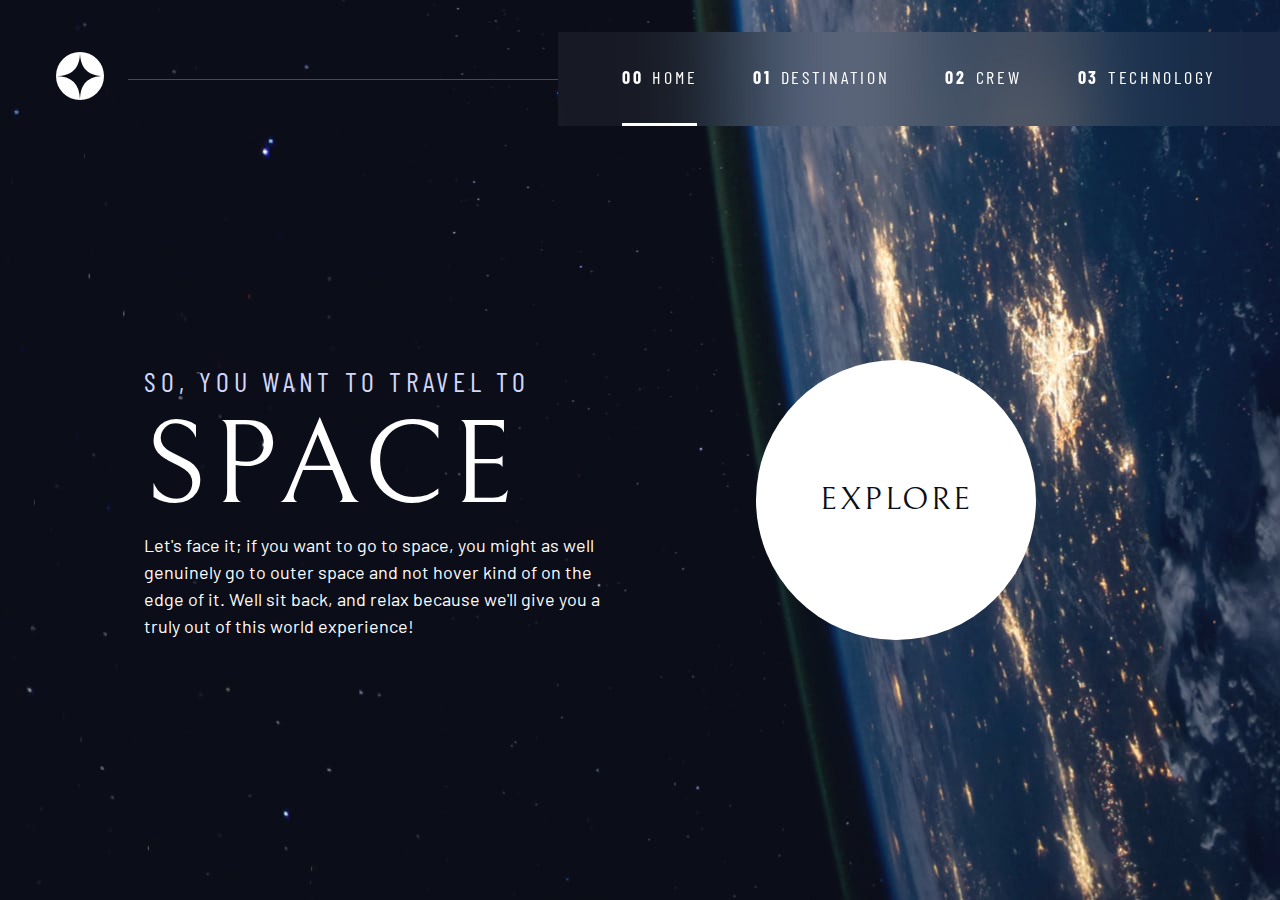
<file: index.html>
<!DOCTYPE html>
<html lang="en">

<head>
	<meta charset="UTF-8">
	<meta http-equiv="X-UA-Compatible" content="IE=edge">
	<meta name="viewport" content="width=device-width, initial-scale=1.0">
	<title>Space Travel</title>
	<link rel="stylesheet" href="style.css">
	<link rel="preconnect" href="https://fonts.googleapis.com">
	<link rel="preconnect" href="https://fonts.gstatic.com" crossorigin>
	<link
		href="https://fonts.googleapis.com/css2?family=Barlow+Condensed:wght@400;700&family=Bellefair&family=Barlow:wght@400;700&display=swap"
		rel="stylesheet">

	<script src="navigation.js" defer></script>
	<script src="tabs.js" defer></script>
</head>

<body class="home">
	<a class="skip-to-content" href="#main">Skip to content</a>
	<header class="primary-header flex">
		<div>
			<img class="logo" src="assets/shared/logo.svg" alt="space travel logo">
		</div>
		<button class="mobile-nav-toggle" aria-controls="primary-navigation"><span class="sr-only"
				aria-expanded="false">Menu</span></button>
		<nav>
			<ul id="primary-navigation" data-visible="false" class="primary-navigation underline-indicators flex">
				<li class="active"><a class="ff-sans-cond uppercase text-white letter-spacing-2"
						href="index.html"><span aria-hidden="true">00</span>Home</a></li>
				<li><a class="ff-sans-cond uppercase text-white letter-spacing-2"
						href="destination.html"><span aria-hidden="true">01</span>Destination</a></li>
				<li><a class="ff-sans-cond uppercase text-white letter-spacing-2"
						href="crew.html"><span aria-hidden="true">02</span>Crew</a></li>
				<li><a class="ff-sans-cond uppercase text-white letter-spacing-2"
						href="technology.html"><span aria-hidden="true">03</span>Technology</a></li>
			</ul>
		</nav>
		<!-- ::after is here -->
	</header>

		<main id="main" class="grid-container grid-container--home">
			<div>
				<h1 class="text-accent fs-500 ff-sans-cond uppercase letter-spacing-1">
					So, you want to travel to
					<span class=" d-block fs-900 ff-serif text-white">Space</span>
				</h1>
				<p>
					Let's face it; if you want to go to space, you might as well genuinely go to
					outer space and not hover kind of on the edge of it. Well sit back, and relax
					because we'll give you a truly out of this world experience!
				</p>
			</div>
			<div>
				<a class="large-button bg-white ff-serif text-dark letter-spacing-3 uppercase" href="destination.html">Explore</a>
			</div>
		</main>

</body>

</html>
</file>
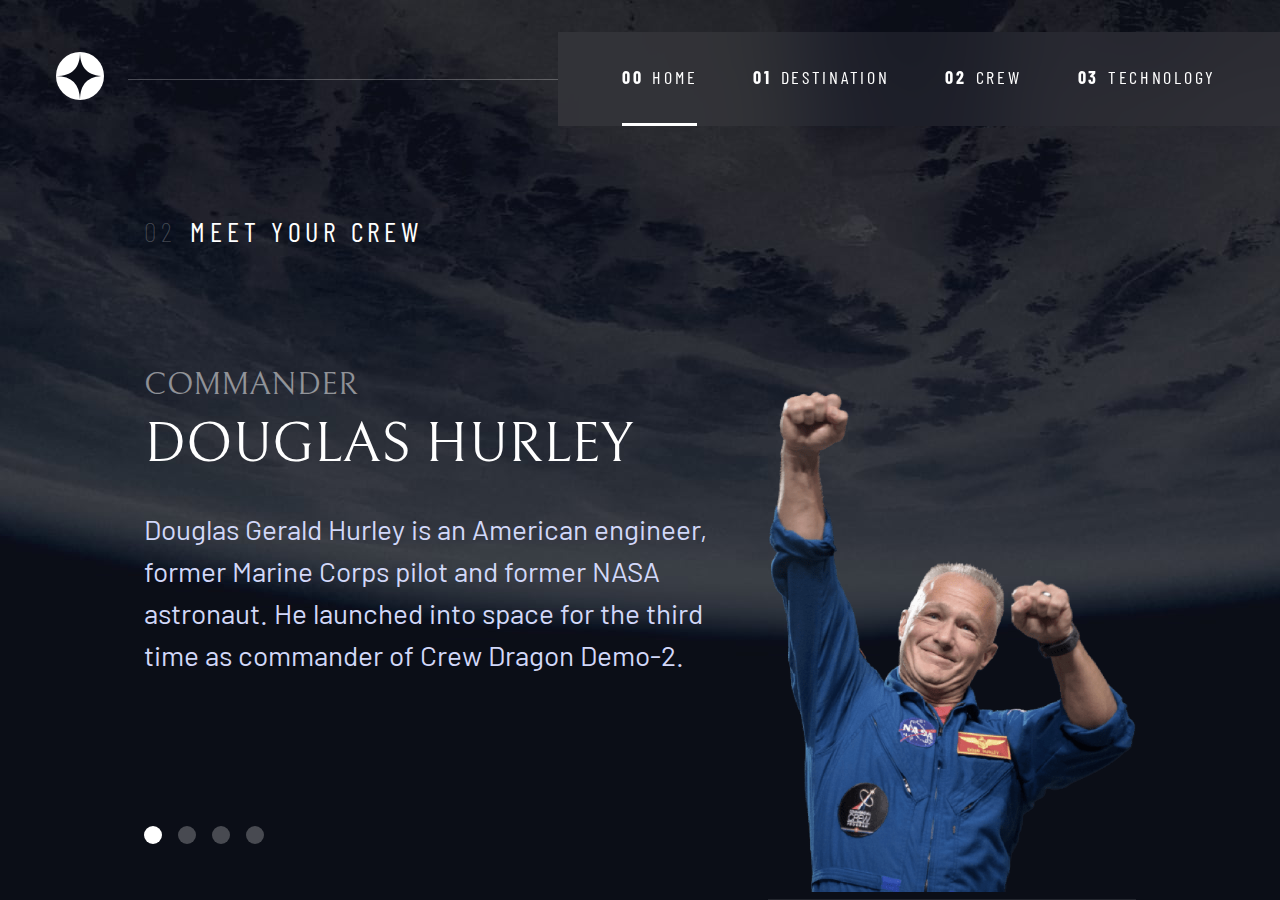
<file: crew-commander.html>
<!DOCTYPE html>
<html lang="en">

<head>
	<meta charset="UTF-8">
	<meta http-equiv="X-UA-Compatible" content="IE=edge">
	<meta name="viewport" content="width=device-width, initial-scale=1.0">
	<title>Space Travel</title>
	<link rel="stylesheet" href="style.css">
	<link rel="preconnect" href="https://fonts.googleapis.com">
	<link rel="preconnect" href="https://fonts.gstatic.com" crossorigin>
	<link
		href="https://fonts.googleapis.com/css2?family=Barlow+Condensed:wght@400;700&family=Bellefair&family=Barlow:wght@400;700&display=swap"
		rel="stylesheet">
</head>

<body class="crew">
	<a class="skip-to-content" href="#main">Skip to content</a>
	<header class="primary-header flex">
		<div>
			<img class="logo" src="assets/shared/logo.svg" alt="space travel logo">
		</div>
		<button class="mobile-nav-toggle" aria-controls="primary-navigation"><span class="sr-only"
				aria-expanded="false">Menu</span></button>
		<nav>
			<ul id="primary-navigation" data-visible="false" class="primary-navigation underline-indicators flex">
				<li class="active"><a class="ff-sans-cond uppercase text-white letter-spacing-2" href="index.html"><span
							aria-hidden="true">00</span>Home</a></li>
				<li><a class="ff-sans-cond uppercase text-white letter-spacing-2" href="destination.html"><span
							aria-hidden="true">01</span>Destination</a></li>
				<li><a class="ff-sans-cond uppercase text-white letter-spacing-2" href="crew.html"><span
							aria-hidden="true">02</span>Crew</a></li>
				<li><a class="ff-sans-cond uppercase text-white letter-spacing-2" href="technology.html"><span
							aria-hidden="true">03</span>Technology</a></li>
			</ul>
		</nav>
		<!-- ::after is here -->
	</header>

	<main id="main" class="grid-container grid-container--crew flow">
		<h1 class="numbered-title"><span aria-hidden="true">02</span>Meet your crew</h1>

		<div class="dot-indicators flex">
			<button aria-selected="true"><span class="sr-only">The commander</span></button>
			<button aria-selected="false"><span class="sr-only">The mission specialist</span></button>
			<button aria-selected="false"><span class="sr-only">The pilot</span></button>
			<button aria-selected="false"><span class="sr-only">The crew engineer</span></button>
		</div>

		<article class="crew-details flow">
			<header class="flow flow--space-small">
				<h2 class="ff-serif fs-600 uppercase">Commander</h2>
				<p class="ff-serif fs-700 uppercase">Douglas Hurley</p>
			</header>
			<p class="text-accent fs-500">Douglas Gerald Hurley is an American engineer, former Marine Corps pilot
				and former NASA astronaut. He launched into space for the third time as
				commander of Crew Dragon Demo-2.</p>
		</article>
		<picture>
			<source srcset="assets/crew/image-douglas-hurley.webp" type="img/webp">
			<img src="assets/crew/image-douglas-hurley.png" alt="Douglas Hurley">
		</picture>
	</main>

	<script src="app.js"></script>
</body>
</file>
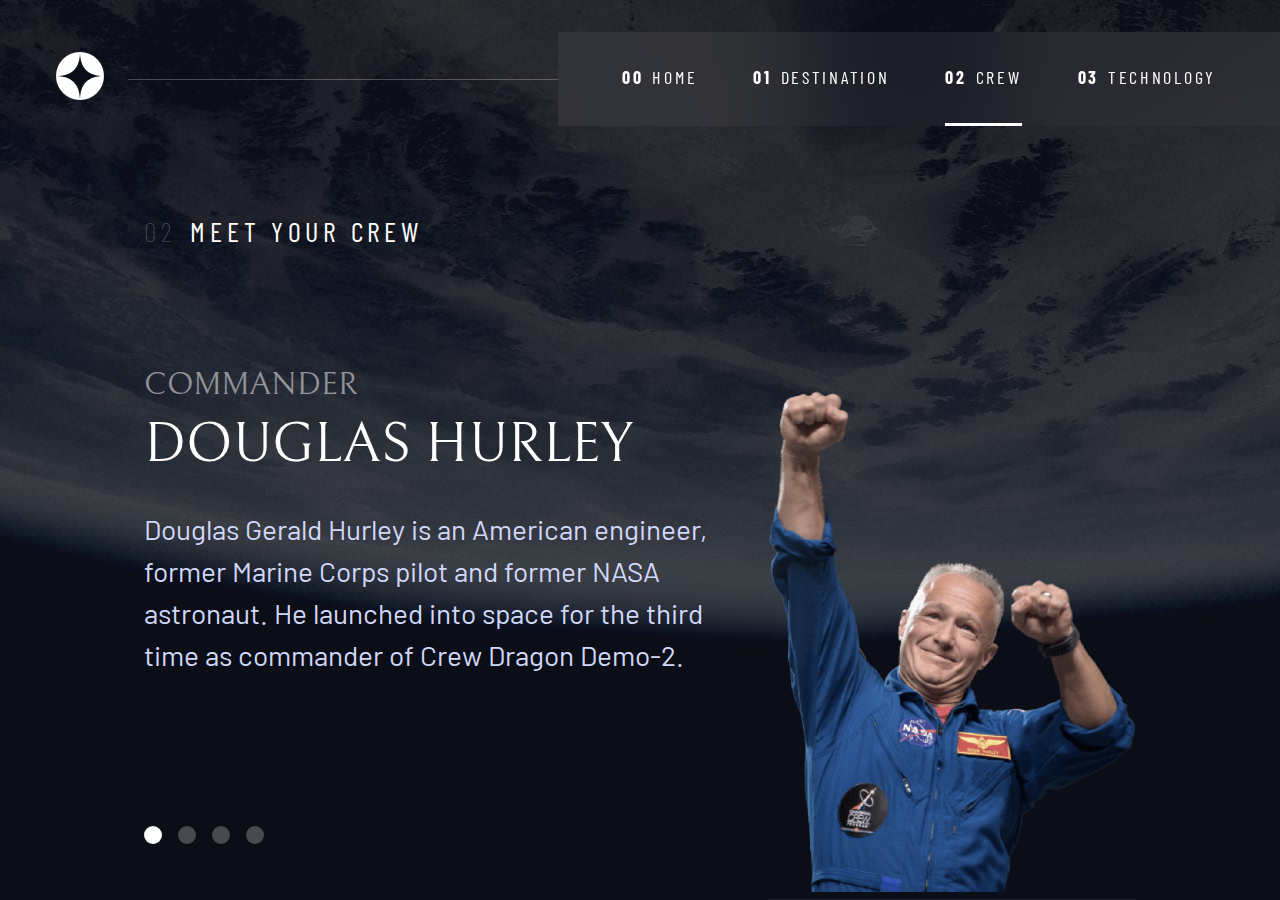
<file: crew.html>
<!DOCTYPE html>
<html lang="en">

<head>
	<meta charset="UTF-8">
	<meta http-equiv="X-UA-Compatible" content="IE=edge">
	<meta name="viewport" content="width=device-width, initial-scale=1.0">
	<title>Space Travel</title>
	<link rel="stylesheet" href="style.css">
	<link rel="preconnect" href="https://fonts.googleapis.com">
	<link rel="preconnect" href="https://fonts.gstatic.com" crossorigin>
	<link
		href="https://fonts.googleapis.com/css2?family=Barlow+Condensed:wght@400;700&family=Bellefair&family=Barlow:wght@400;700&display=swap"
		rel="stylesheet">
	<script src="navigation.js" defer></script>
	<script src="tabs.js" defer></script>
</head>

<body class="crew">
	<a class="skip-to-content" href="#main">Skip to content</a>
	<header class="primary-header flex">
		<div>
			<img class="logo" src="assets/shared/logo.svg" alt="space travel logo">
		</div>
		<button class="mobile-nav-toggle" aria-controls="primary-navigation"><span class="sr-only"
				aria-expanded="false">Menu</span></button>
		<nav>
			<ul id="primary-navigation" data-visible="false" class="primary-navigation underline-indicators flex">
				<li><a class="ff-sans-cond uppercase text-white letter-spacing-2" href="index.html"><span
							aria-hidden="true">00</span>Home</a></li>
				<li><a class="ff-sans-cond uppercase text-white letter-spacing-2" href="destination.html"><span
							aria-hidden="true">01</span>Destination</a></li>
				<li class="active"><a class="ff-sans-cond uppercase text-white letter-spacing-2" href="crew.html"><span
							aria-hidden="true">02</span>Crew</a></li>
				<li><a class="ff-sans-cond uppercase text-white letter-spacing-2" href="technology.html"><span
							aria-hidden="true">03</span>Technology</a></li>
			</ul>
		</nav>
		<!-- ::after is here -->
	</header>

	<main id="main" class="grid-container grid-container--crew flow">
		<h1 class="numbered-title"><span aria-hidden="true">02</span>Meet your crew</h1>

		<div class="dot-indicators flex" role="tablist" aria-label="crew memeber list">
			<button aria-selected="true" aria-controls="commander-tab" role="tab" data-image="commander-image"
				tabindex="0"><span class="sr-only">The commander</span></button>
			<button aria-selected="false" aria-controls="mission-tab" role="tab" data-image="mission-image"
				tabindex="-1"><span class="sr-only">The mission specialist</span></button>
			<button aria-selected="false" aria-controls="pilot-tab" role="tab" data-image="pilot-image"
				tabindex="-1"><span class="sr-only">The pilot</span></button>
			<button aria-selected="false" aria-controls="crew-tab" role="tab" data-image="crew-image"
				tabindex="-1"><span class="sr-only">The crew engineer</span></button>
		</div>
		<!-- commander -->
		<article class="crew-details flow" id="commander-tab" role="tabpanel" tabindex="0">
			<header class="flow flow--space-small">
				<h2 class="ff-serif fs-600 uppercase">Commander</h2>
				<p class="ff-serif fs-700 uppercase">Douglas Hurley</p>
			</header>
			<p class="text-accent fs-500">Douglas Gerald Hurley is an American engineer, former Marine Corps pilot
				and former NASA astronaut. He launched into space for the third time as
				commander of Crew Dragon Demo-2.</p>
		</article>
		<!-- mission specialist -->
		<article hidden class="crew-details flow" id="mission-tab" role="tabpanel" tabindex="0">
			<header class="flow flow--space-small">
				<h2 class="fs-600 ff-serif uppercase">Mission Specialist</h2>
				<p class="fs-700 uppercase ff-serif">Mark SHuttleworth</p>
			</header>
			<p>Mark Richard Shuttleworth is the founder and CEO of Canonical, the company behind
				the Linux-based Ubuntu operating system. Shuttleworth became the first South
				African to travel to space as a space tourist.</p>
		</article>

		<!-- pilot -->
		<article hidden class="crew-details flow" id="pilot-tab" role="tabpanel" tabindex="0">
			<header class="flow flow--space-small">
				<h2 class="fs-600 ff-serif uppercase">Pilot</h2>
				<p class="fs-700 uppercase ff-serif">Victor Glover</p>
			</header>
			<p>Pilot on the first operational flight of the SpaceX Crew Dragon to the
				International Space Station. Glover is a commander in the U.S. Navy where
				he pilots an F/A-18.He was a crew member of Expedition 64, and served as a
				station systems flight engineer.</p>
		</article>

		<!-- engineer -->
		<article hidden class="crew-details flow" id="crew-tab" role="tabpanel" tabindex="0">
			<header class="flow flow--space-small">
				<h2 class="fs-600 ff-serif uppercase">Flight Engineer</h2>
				<p class="fs-700 uppercase ff-serif">Anousheh Ansari</p>
			</header>
			<p>Anousheh Ansari is an Iranian American engineer and co-founder of Prodea Systems.
				Ansari was the fourth self-funded space tourist, the first self-funded woman to
				fly to the ISS, and the first Iranian in space.</p>
		</article>


		<picture>
			<img  id="commander-image" src="assets/crew/image-douglas-hurley.png" alt="Douglas Hurley">
		</picture>
		<picture>
			<img hidden id="mission-image" src="assets/crew/image-mark-shuttleworth.png" alt="Mark Shuttleworth">
		</picture>
		<picture>
			<img hidden id="pilot-image" src="assets/crew/image-victor-glover.png" alt="Victor Glover">
		</picture>
		<picture>
			<img hidden id="crew-image" src="assets/crew/image-anousheh-ansari.png" alt="Anousheh Ansari">
		</picture>
	</main>

</body>
</file>
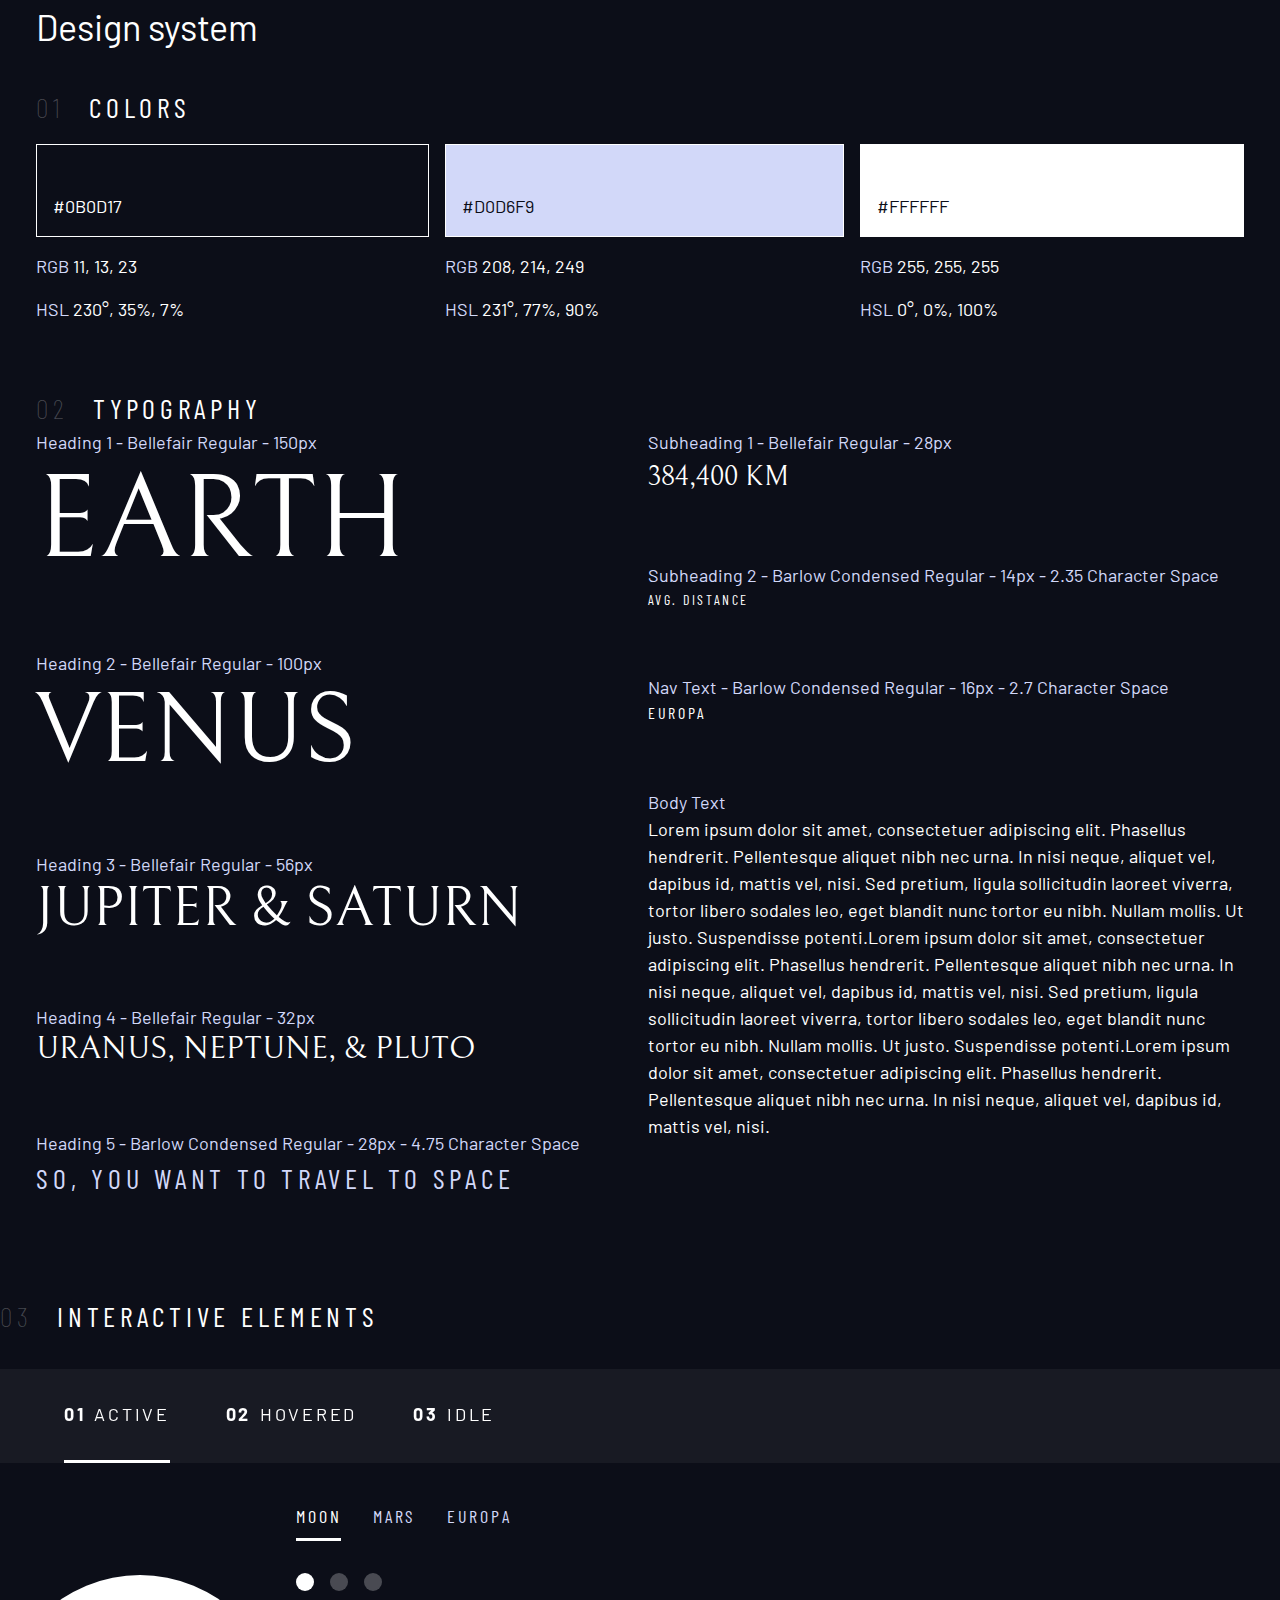
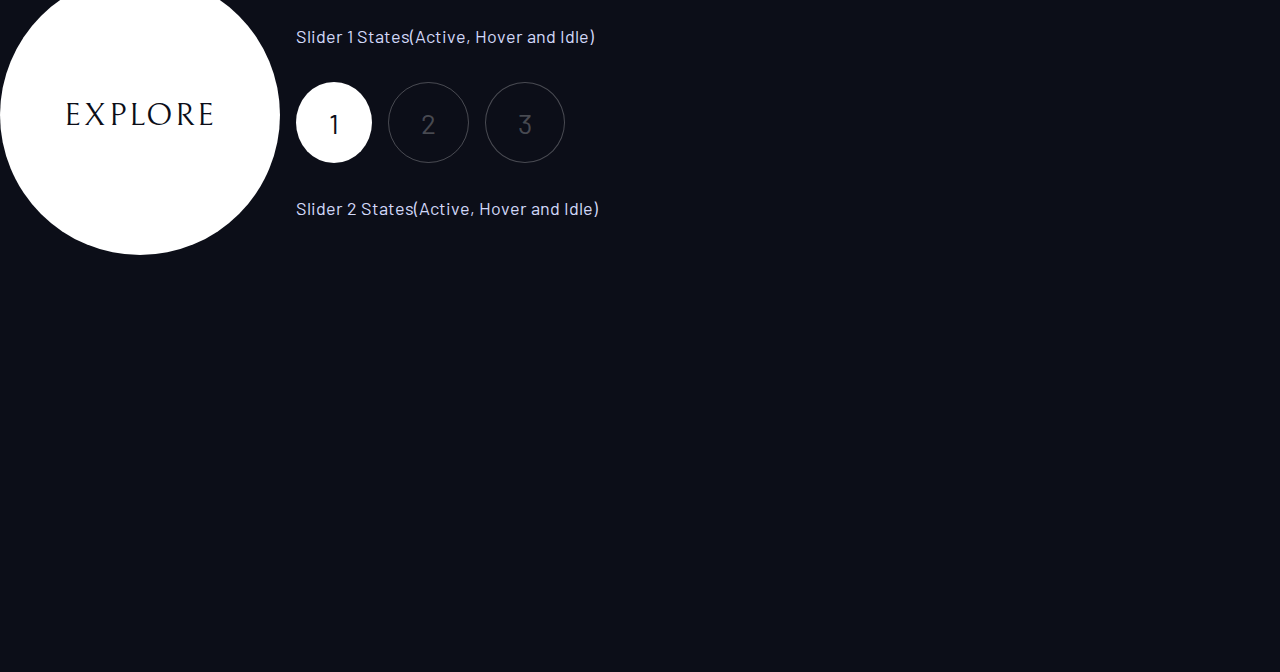
<file: design-system.html>
<html>

<head>
	<link rel="stylesheet" href="style.css">
	<link
		href="https://fonts.googleapis.com/css2?family=Barlow+Condensed:wght@400;700&family=Bellefair&family=Barlow:wght@400;700&display=swap"
		rel="stylesheet">
	<title>Design system</title>
	<style>

	</style>
</head>

<body>
	<div class="container">
		<h1>Design system</h1>

		<section id="colors">
			<h2 class="numbered-title" style="margin-bottom: 1rem;"><span>01</span> colors</h2>
			<div class="flex"">
				<div class=" flow" style="--flow-space: 1rem; flex-grow: 1;">
				<div class="bg-dark text-white" style="padding: 3rem 1rem 1rem; border: 1px solid white">#0B0D17
				</div>
				<p><span class="text-accent">RGB</span> 11, 13, 23</p>
				<p><span class="text-accent">HSL</span> 230°, 35%, 7%</p>
			</div>
			<div class="flow" style="--flow-space: 1rem; flex-grow: 1;">
				<div class="bg-accent text-dark" style="padding: 3rem 1rem 1rem; border: 1px solid white">#D0D6F9
				</div>
				<p><span class="text-accent">RGB</span> 208, 214, 249</p>
				<p><span class="text-accent">HSL</span> 231°, 77%, 90%</p>
			</div>
			<div class="flow" style="--flow-space: 1rem; flex-grow: 1; ">
				<div class="bg-white text-dark" style="padding: 3rem 1rem 1rem; border: 1px solid white;">#FFFFFF
				</div>
				<p><span class="text-accent">RGB</span> 255, 255, 255</p>
				<p><span class="text-accent">HSL</span> 0°, 0%, 100%</p>
			</div>
	</div>
	</section>

	<section id="typography" style="margin: 4rem 0">
		<h2 class="numbered-title"><span>02 </span>Typography</h2>
		<div class="flex">
			<div class="flow" style="flex-basis: 100%; --flow-space: 4rem;">
				<div>
					<p class="text-accent">Heading 1 - Bellefair Regular - 150px</p>
					<p class="fs-900 uppercase ff-serif">Earth</p>
				</div>
				<div>
					<p class="text-accent">Heading 2 - Bellefair Regular - 100px</p>
					<p class="fs-800 uppercase ff-serif">Venus</p>
				</div>
				<div>
					<p class="text-accent">Heading 3 - Bellefair Regular - 56px</p>
					<p class="fs-700 uppercase ff-serif">Jupiter & Saturn</p>
				</div>
				<div>
					<p class="text-accent">Heading 4 - Bellefair Regular - 32px</p>
					<p class="fs-600 uppercase ff-serif">Uranus, Neptune, & Pluto</p>
				</div>
				<div>
					<p class="text-accent">Heading 5 - Barlow Condensed Regular - 28px - 4.75 Character Space</p>
					<p class="text-accent fs-500 uppercase ff-sans-cond letter-spacing-1">So, you want to travel to
						space</p>
				</div>

			</div>

			<div class="flow" style="flex-basis: 100%; --flow-space: 4rem;">
				<div>
					<p class="text-accent">Subheading 1 - Bellefair Regular - 28px</p>
					<p class="fs-500 ff-serif uppercase">384,400 km</p>
				</div>
				<div>
					<p class="text-accent">Subheading 2 - Barlow Condensed Regular - 14px - 2.35 Character Space</p>
					<p class="fs-200 uppercase ff-sans-cond letter-spacing-3">Avg. Distance</p>
				</div>
				<div>
					<p class="text-accent">Nav Text - Barlow Condensed Regular - 16px - 2.7 Character Space</p>
					<p class="fs-300 uppercase ff-sans-cond letter-spacing-2">Europa</p>
				</div>
				<div>
					<p class="text-accent">Body Text</p>
					<p>Lorem ipsum dolor sit amet, consectetuer adipiscing elit. Phasellus hendrerit. Pellentesque
						aliquet nibh nec urna. In nisi neque, aliquet vel, dapibus id, mattis vel, nisi. Sed
						pretium, ligula sollicitudin laoreet viverra, tortor libero sodales leo, eget blandit nunc
						tortor eu nibh. Nullam mollis. Ut justo. Suspendisse potenti.Lorem ipsum dolor sit amet,
						consectetuer adipiscing elit. Phasellus hendrerit. Pellentesque aliquet nibh nec urna. In
						nisi neque, aliquet vel, dapibus id, mattis vel, nisi. Sed pretium, ligula sollicitudin
						laoreet viverra, tortor libero sodales leo, eget blandit nunc tortor eu nibh. Nullam mollis.
						Ut justo. Suspendisse potenti.Lorem ipsum dolor sit amet, consectetuer adipiscing elit.
						Phasellus hendrerit. Pellentesque aliquet nibh nec urna. In nisi neque, aliquet vel, dapibus
						id, mattis vel, nisi. </p>
				</div>
			</div>
		</div>
	</section>
	</div>
	<!-- interactive elements -->
	<section class="flow" id="interactive-elements">
		<h2 class="numbered-title"><span>03</span> Interactive elements</h2>

		<!-- navigation -->
		<div>
			<nav>
				<ul class="primary-navigation underline-indicators flex">
					<li class="active"><a class="uppercase text-white letter-spacing-2" href="#"><span>01</span>Active</a></li>
					<li><a class="uppercase text-white letter-spacing-2" href="#"><span>02</span>Hovered</a></li>
					<li><a class="uppercase text-white letter-spacing-2" href="#"><span>03</span>Idle</a></li>
				</ul>
			</nav>
		</div>

		<div class="flex">
			<div style="margin-top: 5rem;">
				<!-- explore button -->
				<a class="large-button bg-white ff-serif fs-600 text-dark letter-spacing-3 uppercase"
					href="#">Explore</a>
			</div>

			<div class="flow" style="margin-bottom: 50vh; --flow-space: 2rem">
				<!-- Tabs -->
				<div class="tab-list underline-indicators flex">
					<button aria-selected="true" class="uppercase ff-sans-cond text-accent letter-spacing-2">Moon</button>
					<button aria-selected="false" class="uppercase ff-sans-cond text-accent letter-spacing-2">Mars</button>
					<button aria-selected="false" class="uppercase ff-sans-cond text-accent letter-spacing-2">Europa</button>
				</div>

				<!-- Dots -->
				<div class="dot-indicators flex">
					<button aria-selected="true"><span class="sr-only">Slide title</span></button>
					<button aria-selected="false"><span class="sr-only">Slide title</span></button>
					<button aria-selected="false"><span class="sr-only">Slide title</span></button>
				</div>
				<p class="text-accent">Slider 1 States(Active, Hover and Idle)</p>

				<!-- Numbers -->
				<div class="number-indicators flex">
					<button class="ff-sans-normal fs-500" aria-selected="true">1</button>
					<button class="ff-sans-normal fs-500" aria-selected="false">2</button>
					<button class="ff-sans-normal fs-500" aria-selected="false">3</button>
				</div>
				<p class="text-accent">Slider 2 States(Active, Hover and Idle)</p>
			</div>
		</div>

	</section>

	<script src="app.js"></script>
</body>

</html>
</file>
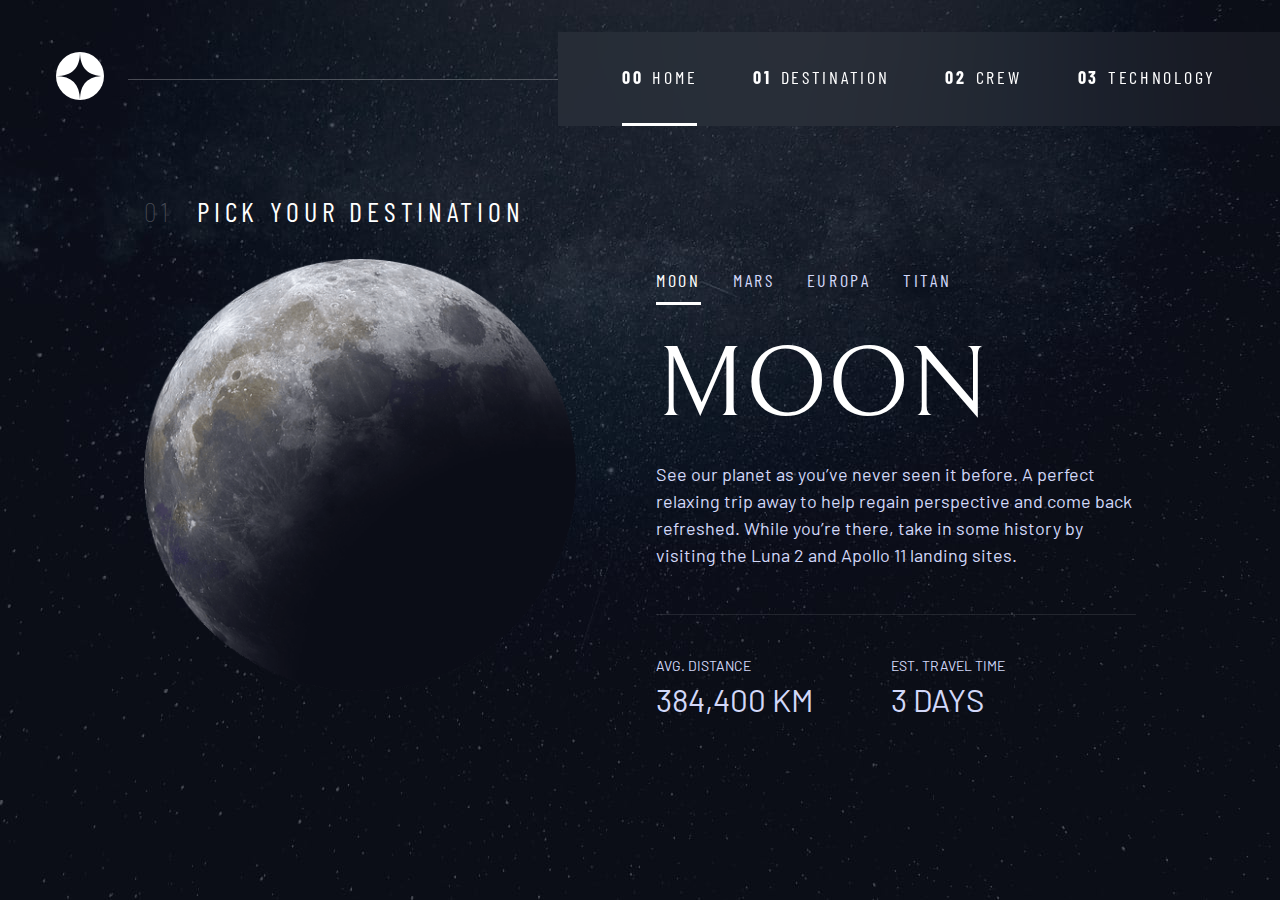
<file: destination-moon.html>
<!DOCTYPE html>
<html lang="en">

<head>
	<meta charset="UTF-8">
	<meta http-equiv="X-UA-Compatible" content="IE=edge">
	<meta name="viewport" content="width=device-width, initial-scale=1.0">
	<title>Space Travel</title>
	<link rel="stylesheet" href="style.css">
	<link rel="preconnect" href="https://fonts.googleapis.com">
	<link rel="preconnect" href="https://fonts.gstatic.com" crossorigin>
	<link
		href="https://fonts.googleapis.com/css2?family=Barlow+Condensed:wght@400;700&family=Bellefair&family=Barlow:wght@400;700&display=swap"
		rel="stylesheet">
</head>

<body class="destination">
	<a class="skip-to-content" href="#main">Skip to content</a>
	<header class="primary-header flex">
		<div>
			<img class="logo" src="assets/shared/logo.svg" alt="space travel logo">
		</div>
		<button class="mobile-nav-toggle" aria-controls="primary-navigation"><span class="sr-only"
				aria-expanded="false">Menu</span></button>
		<nav>
			<ul id="primary-navigation" data-visible="false" class="primary-navigation underline-indicators flex">
				<li class="active"><a class="ff-sans-cond uppercase text-white letter-spacing-2" href="index.html"><span
							aria-hidden="true">00</span>Home</a></li>
				<li><a class="ff-sans-cond uppercase text-white letter-spacing-2" href="destination.html"><span
							aria-hidden="true">01</span>Destination</a></li>
				<li><a class="ff-sans-cond uppercase text-white letter-spacing-2" href="crew.html"><span
							aria-hidden="true">02</span>Crew</a></li>
				<li><a class="ff-sans-cond uppercase text-white letter-spacing-2" href="technology.html"><span
							aria-hidden="true">03</span>Technology</a></li>
			</ul>
		</nav>
		<!-- ::after is here -->
	</header>
	<main id="main" class="grid-container grid-container--destination flow">
		<h1 class="numbered-title"><span aria-hidden="true">01</span> Pick your destination</h1>

		<picture>
			<source srcset="assets/destination/image-moon.webp" type="img/webp">
			<img src="assets/destination/image-moon.png" alt="the moon">
		</picture>
		<div class="tab-list underline-indicators flex">
			<button aria-selected="true" class="uppercase ff-sans-cond text-accent letter-spacing-2">Moon</button>
			<button aria-selected="false" class="uppercase ff-sans-cond text-accent letter-spacing-2">Mars</button>
			<button aria-selected="false" class="uppercase ff-sans-cond text-accent letter-spacing-2">Europa</button>
			<button aria-selected="false" class="uppercase ff-sans-cond text-accent letter-spacing-2">Titan</button>
		</div>

		<article class="destination-info flow">
			<h2 class="text-white fs-800 ff-serif uppercase">Moon</h2>

			<p class="text-accent">See our planet as you’ve never seen it before. A perfect relaxing trip away to help
				regain perspective and come back refreshed. While you’re there, take in some history
				by visiting the Luna 2 and Apollo 11 landing sites.</p>

			<div class="destination-meta flex">
				<div>
					<h3 class="text-accent fs-200 uppercase">Avg. distance</h3>
					<p class="text-accent uppercase">384,400 km</p>
				</div>
				<div>
					<h3 class="text-accent fs-200 uppercase">Est. travel time</h3>
					<p class="text-accent uppercase">3 days</p>
				</div>
			</div>

		</article>
	</main>

	<script src="app.js"></script>
</body>
</file>
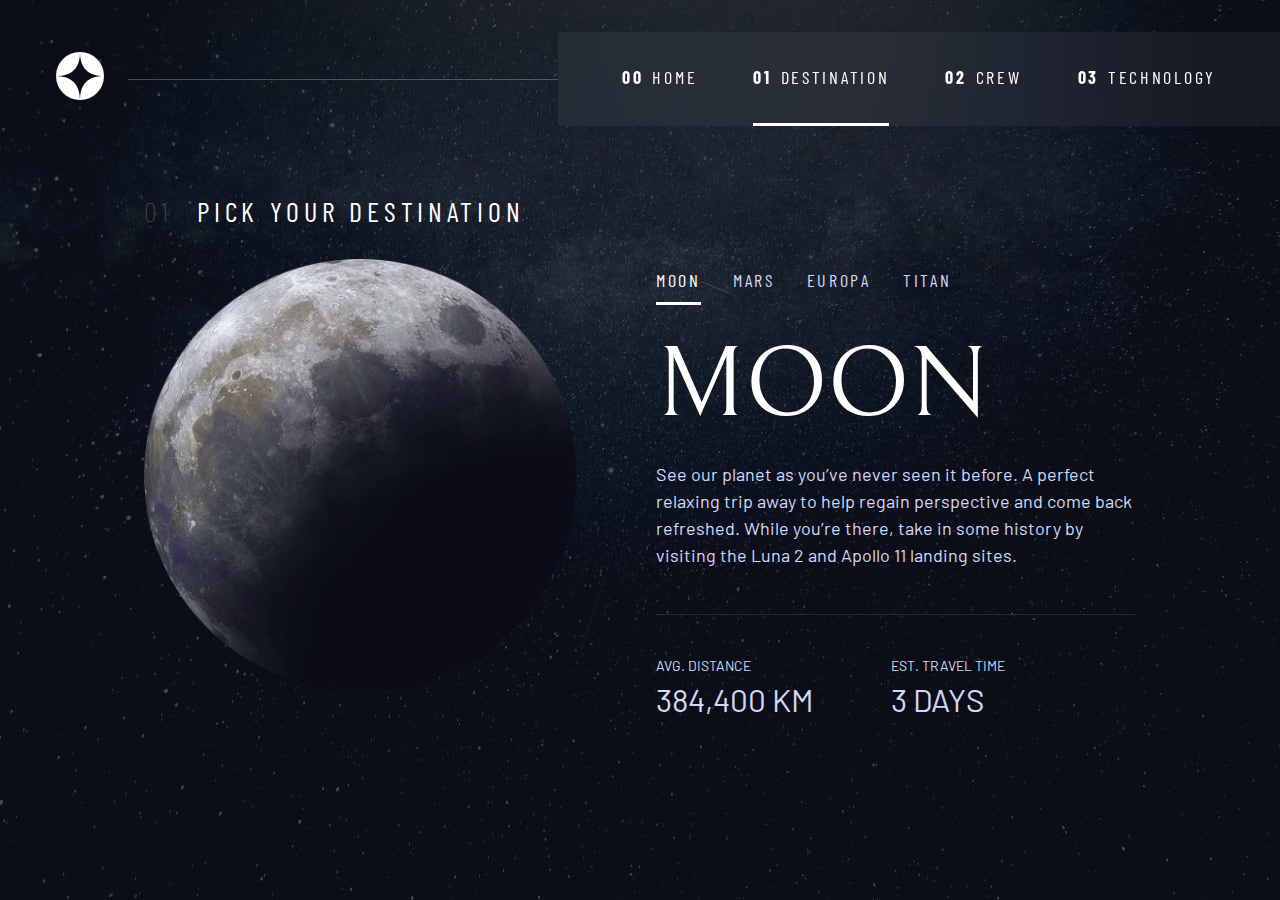
<file: destination.html>
<!DOCTYPE html>
<html lang="en">

<head>
	<meta charset="UTF-8">
	<meta http-equiv="X-UA-Compatible" content="IE=edge">
	<meta name="viewport" content="width=device-width, initial-scale=1.0">
	<title>Space Travel</title>
	<link rel="stylesheet" href="style.css">
	<link rel="preconnect" href="https://fonts.googleapis.com">
	<link rel="preconnect" href="https://fonts.gstatic.com" crossorigin>
	<link
		href="https://fonts.googleapis.com/css2?family=Barlow+Condensed:wght@400;700&family=Bellefair&family=Barlow:wght@400;700&display=swap"
		rel="stylesheet">

	<script src="navigation.js" defer></script>
	<script src="tabs.js" defer></script>

</head>

<body class="destination">
	<a class="skip-to-content" href="#main">Skip to content</a>
	<header class="primary-header flex">
		<div>
			<img class="logo" src="assets/shared/logo.svg" alt="space travel logo">
		</div>
		<button class="mobile-nav-toggle" aria-controls="primary-navigation"><span class="sr-only"
				aria-expanded="false">Menu</span></button>
		<nav>
			<ul id="primary-navigation" data-visible="false" class="primary-navigation underline-indicators flex">
				<li><a class="ff-sans-cond uppercase text-white letter-spacing-2" href="index.html"><span
							aria-hidden="true">00</span>Home</a></li>
				<li class="active"><a class="ff-sans-cond uppercase text-white letter-spacing-2"
						href="destination.html"><span aria-hidden="true">01</span>Destination</a></li>
				<li><a class="ff-sans-cond uppercase text-white letter-spacing-2" href="crew.html"><span
							aria-hidden="true">02</span>Crew</a></li>
				<li><a class="ff-sans-cond uppercase text-white letter-spacing-2" href="technology.html"><span
							aria-hidden="true">03</span>Technology</a></li>
			</ul>
		</nav>
		<!-- ::after is here -->
	</header>
	<main id="main" class="grid-container grid-container--destination flow">
		<h1 class="numbered-title"><span aria-hidden="true">01</span> Pick your destination</h1>

		<picture>
			<source srcset="assets/destination/image-moon.webp" type="image/webp">
			<img id="moon-image" src="assets/destination/image-moon.png" alt="the moon">
		</picture>
		<picture>
			<source srcset="assets/destination/image-mars.webp" type="image/webp">
			<img id="mars-image" hidden src="assets/destination/image-mars.png" alt="the mars">
		</picture>
		<picture>
			<source srcset="assets/destination/image-europa.webp" type="image/webp">
			<img id="europa-image" hidden src="assets/destination/image-europa.png" alt="the europa">
		</picture>
		<picture>
			<source srcset="assets/destination/image-titan.webp" type="image/webp">
			<img id="titan-image" hidden src="assets/destination/image-titan.png" alt="the titan">
		</picture>


		<div role="tablist" class="tab-list underline-indicators flex">
			<button role="tab" aria-controls="moon-tab" tabindex="0" aria-selected="true"
				class="uppercase ff-sans-cond text-accent letter-spacing-2" data-image="moon-image">Moon</button>
			<button role="tab" aria-controls="mars-tab" tabindex="-1" aria-selected="false"
				class="uppercase ff-sans-cond text-accent letter-spacing-2" data-image="mars-image">Mars</button>
			<button role="tab" aria-controls="europa-tab" tabindex="-1" aria-selected="false"
				class="uppercase ff-sans-cond text-accent letter-spacing-2" data-image="europa-image">Europa</button>
			<button role="tab" aria-controls="titan-tab" tabindex="-1" aria-selected="false"
				class="uppercase ff-sans-cond text-accent letter-spacing-2" data-image="titan-image">Titan</button>
		</div>


		<!-- The Moon -->
		<article id="moon-tab" class="destination-info flow" tabindex="0" role="tabpanel">
			<h2 class="text-white fs-800 ff-serif uppercase">Moon</h2>

			<p class="text-accent">See our planet as you’ve never seen it before. A perfect relaxing trip away to help
				regain perspective and come back refreshed. While you’re there, take in some history
				by visiting the Luna 2 and Apollo 11 landing sites.</p>

			<div class="destination-meta flex">
				<div>
					<h3 class="text-accent fs-200 uppercase">Avg. distance</h3>
					<p class="text-accent uppercase">384,400 km</p>
				</div>
				<div>
					<h3 class="text-accent fs-200 uppercase">Est. travel time</h3>
					<p class="text-accent uppercase">3 days</p>
				</div>
			</div>

		</article>

		<!-- Mars -->
		<article id="mars-tab" hidden class="destination-info flow" tabindex="0" role="tabpanel">
			<h2 class="fs-800 uppercase ff-serif">Mars</h2>

			<p>Don’t forget to pack your hiking boots. You’ll need them to tackle Olympus Mons,
				the tallest planetary mountain in our solar system. It’s two and a half times
				the size of Everest!</p>

			<div class="destination-meta flex">
				<div>
					<h3 class="text-accent fs-200 uppercase">Avg. distance</h3>
					<p class="ff-serif uppercase">225 mil. km</p>
				</div>
				<div>
					<h3 class="text-accent fs-200 uppercase">Est. travel time</h3>
					<p class="ff-serif uppercase">9 months</p>
				</div>
			</div>
		</article>

		<!-- Europa -->
		<article id="europa-tab" hidden class="destination-info flow" tabindex="0" role="tabpanel">
			<h2 class="fs-800 uppercase ff-serif">Europa</h2>

			<p>The smallest of the four Galilean moons orbiting Jupiter, Europa is a
				winter lover’s dream. With an icy surface, it’s perfect for a bit of
				ice skating, curling, hockey, or simple relaxation in your snug
				wintery cabin.</p>
			<div class="destination-meta flex">
				<div>
					<h3 class="text-accent fs-200 uppercase">Avg. distance</h3>
					<p class="ff-serif uppercase">628 mil. km</p>
				</div>
				<div>
					<h3 class="text-accent fs-200 uppercase">Est. travel time</h3>
					<p class="ff-serif uppercase">3 years</p>
				</div>
			</div>
		</article>

		<!-- Titan -->
		<article id="titan-tab" hidden class="destination-info flow" tabindex="0" role="tabpanel">
			<h2 class="fs-800 uppercase ff-serif">Titan</h2>

			<p>The only moon known to have a dense atmosphere other than Earth, Titan
				is a home away from home (just a few hundred degrees colder!). As a
				bonus, you get striking views of the Rings of Saturn.</p>

			<div class="destination-meta flex">
				<div>
					<h3 class="text-accent fs-200 uppercase">Avg. distance</h3>
					<p class="ff-serif uppercase">1.6 bil. km</p>
				</div>
				<div>
					<h3 class="text-accent fs-200 uppercase">Est. travel time</h3>
					<p class="ff-serif uppercase">7 years</p>
				</div>
			</div>
		</article>
	</main>

</body>
</file>
<file: style.css>
/* ----------------- */
/* Custom Properties */
/* ----------------- */

:root {
	/* colors */
	--clr-dark: 230 35% 7%;
	--clr-light: 231 77% 90%;
	--clr-white: 0 0% 100%;

	/* font-sizes */
	--fs-900: 5rem;
	--fs-800: 3.5rem;
	--fs-700: 1.5rem;
	--fs-600: 1rem;
	--fs-500: 1.75rem;
	--fs-400: 0.9375rem;
	--fs-300: 1rem;
	--fs-200: 0.875rem;

	/* font-family */
	--ff-serif: "Bellefair", serif;
	--ff-sans-cond: "Barlow Condensed", sans-serif;
	--ff-sans-normal: "Barlow", sans-serif;
}

@media(min-width: 35em) {
	:root {
		--fs-900: clamp(5rem, 8vw + 1rem, 9.375rem);
		--fs-800: 5rem;
		--fs-700: 2.5rem;
		--fs-600: 1.5rem;
		--fs-500: 1.25rem;
		--fs-400: 1rem;
	}
}


@media(min-width: 45em) {
	:root {
		--fs-800: 6.25rem;
		--fs-700: 3.5rem;
		--fs-600: 2rem;
		--fs-500: 1.75rem;
		--fs-400: 1.125rem;
		--fs-300: 1rem;
		--fs-200: 0.875rem;
	}
}

/* ----- */
/* reset */
/* ----- */

/* https://piccalil.li/blog/a-modern-css-reset/ */

/* box sizing */
*,
*::before,
*::after {
	box-sizing: border-box;
}

/* margins */
body,
h1,
h2,
h3,
h4,
h5,
p,
figure,
picture {
	margin: 0;
}

h1,
h2,
h3,
h4,
h5,
h6,
p {
	font-weight: 400;
}

/* set up the body */
body {
	font-family: var(--ff-sans-normal);
	font-size: var(--fs-400);
	background-color: hsl(var(--clr-dark));
	color: hsl(var(--clr-white));
	line-height: 1.5;
	min-height: 100vh;

	display: grid;
	grid-template-rows: min-content 1fr;

	overflow-x: hidden;
}

/* images */
picture,
image {
	max-width: 100%;
	display: block;
}

/* forms */

form,
button,
textarea,
select {
	font: inherit;
}

/* remove turned off animations */
@media (prefers-reduced-motion: reduce) {

	*,
	*::before,
	*::after {
		animation-duration: 0.01ms !important;
		animation-iteration-count: 1 !important;
		transition-duration: 0.01ms !important;
		scroll-behavior: auto !important;
	}
}

/* --------------- */
/* Utility classes */
/* --------------- */

.flex {
	display: flex;
	gap: var(--gap, 1rem);
}

.grid {
	display: grid;
	gap: var(--gap, 1rem);
}

.flow>*:where(:not(:first-child)) {
	margin-top: var(--flow-space, 1rem);
}

.flow--space-small {
	--flow-space: 0.75rem;
}

.container {
	padding-inline: 2em;
	margin-inline: auto;
	max-width: 80rem;
}

.d-block {
	display: block;
}

.sr-only {
	position: absolute;
	width: 1px;
	height: 1px;
	margin: -1px;
	overflow: hidden;
	clip: rect(0, 0, 0, 0);
	white-space: nowrap;
	/* added line */
	border: 0;
}

.skip-to-content {
	position: absolute;
	z-index: 1000;
	background: hsl(var(--clr-white));
	color: hsl(var(--clr-dark));
	padding: 0.5em 1em;
	margin-inline: auto;
	transform: translateY(-100%);
	transition: transform 0.25s ease-in;
}

.skip-to-content:focus {
	transform: translateY(0);
}

/* colors */
.bg-dark {
	background-color: hsl(var(--clr-dark));
}

.bg-accent {
	background-color: hsl(var(--clr-light));
}

.bg-white {
	background-color: hsl(var(--clr-white));
}

/* text colors */
.text-dark {
	color: hsl(var(--clr-dark));
}

.text-accent {
	color: hsl(var(--clr-light));
}

.text-white {
	color: hsl(var(--clr-white));
}

/* typography */
.ff-serif {
	font-family: var(--ff-serif);
}

.ff-sans-cond {
	font-family: var(--ff-sans-cond);
}

.ff-sans-normal {
	font-family: var(--ff-sans-normal);
}

.letter-spacing-1 {
	letter-spacing: 4.75px;
}

.letter-spacing-2 {
	letter-spacing: 2.7px;
}

.letter-spacing-3 {
	letter-spacing: 2.35px;
}

.uppercase {
	text-transform: uppercase;
}

.fs-900 {
	font-size: var(--fs-900);
}

.fs-800 {
	font-size: var(--fs-800);
}

.fs-700 {
	font-size: var(--fs-700);
}

.fs-600 {
	font-size: var(--fs-600);
}

.fs-500 {
	font-size: var(--fs-500);
}

.fs-400 {
	font-size: var(--fs-400);
}

.fs-300 {
	font-size: var(--fs-300);
}

.fs-200 {
	font-size: var(--fs-200);
}


.fs-900,
.fs-800,
.fs-700,
.fs-600 {
	line-height: 1.1;
}

.numbered-title {
	text-transform: uppercase;
	font-family: var(--ff-sans-cond);
	font-size: var(--fs-500);
	letter-spacing: 4.72px;
}

.numbered-title span {
	margin-right: 0.5em;
	font-weight: 70;
	color: hsl(var(--clr-white)/0.25);
}

/* ----------------- */
/*    Components     */
/* ----------------- */
.large-button {
	font-size: 2rem;
	position: relative;
	display: inline-grid;
	z-index: 1;
	aspect-ratio: 1;
	padding: 0 2em;
	border-radius: 50%;
	place-items: center;
	text-decoration: none;
}

.large-button::after {
	content: '';
	position: absolute;
	z-index: -1;
	background: hsl(var(--clr-white) / 0.15);
	width: 100%;
	height: 100%;
	border-radius: inherit;
	opacity: 0;
	transition: opacity 500ms linear, transform 750ms ease-in-out;
}

.large-button:hover::after,
.large-button:focus::after {
	opacity: 1;
	transform: scale(1.5);
}

/* primary header */

.logo {
	margin: 1.5rem clamp(1.5rem, 5vw, 3.5rem);
}

.primary-header {
	justify-content: space-between;
	align-items: center;
}

.primary-navigation {
	--gap: clamp(1.5rem, 5vw, 3.5rem);
	--underline-gap: 2rem;
	list-style: none;
	padding: 0;
	margin: 0;
	background: hsl(var(--clr-dark) / 0.95);
	/* backdrop-filter: blur(3rem); */
}

@supports(backdrop-filter: blur(3rem)) {
	.primary-navigation {
		background: hsl(var(--clr-white) / 0.05);
		backdrop-filter: blur(3rem);
	}
}

.primary-navigation a {
	text-decoration: none;
}

.primary-navigation a>span {
	font-weight: 700;
	margin-right: 0.5em;
}

.mobile-nav-toggle {
	display: none;
}

@media(max-width: 35rem) {
	.primary-navigation {
		--underline-gap: 0.5rem;
		position: fixed;
		z-index: 1000;
		inset: 0 0 0 20%;
		list-style: none;
		padding: min(20rem, 15vh) 2rem;
		margin: 0;
		flex-direction: column;
		transform: translateX(100%);
		transition: transform 0.5s ease-in-out;
	}

	.primary-navigation[data-visible="true"] {
		transform: translateX(0);
	}

	.mobile-nav-toggle {
		display: block;
		position: absolute;
		z-index: 2000;
		right: 1rem;
		top: 2rem;
		background: transparent;
		background-image: url(./assets/shared/icon-hamburger.svg);
		background-position: center;
		background-repeat: no-repeat;
		width: 1.5rem;
		aspect-ratio: 1;
		border: 0;
	}

	.mobile-nav-toggle[aria-expanded="true"] {
		background-image: url(./assets/shared/icon-close.svg);
	}

	.mobile-nav-toggle:focus-visible {
		outline: 5px solid white;
		outline-offset: 5px;
	}

	.primary-navigation.underline-indicators>.active {
		border: 0;
	}
}

@media(min-width: 35em) and (max-width: 44.999em) {
	.primary-navigation a>span {
		display: none;
	}
}

@media(min-width: 35em) {
	.primary-navigation {
		padding-inline: clamp(3rem, 5vw, 7rem);
	}
}

@media(min-width: 45em) {
	.primary-header::after {
		content: '';
		display: block;
		position: relative;
		height: 1px;
		width: 100%;
		margin-right: -2.5rem;
		background: hsl(var(--clr-white) / 0.25);
		order: 1;
	}

	nav {
		order: 2;
	}

	.primary-navigation {
		margin-block: 2rem;
	}
}

.underline-indicators>* {
	padding: var(--underline-gap, 0.5rem) 0;
	border: 0;
	border-bottom: 0.2rem solid hsl(var(--clr-white) / 0);
	background-color: transparent;
	cursor: pointer;
}

.underline-indicators :where(:not(.active)):hover,
li:hover,
.underline-indicators>*:focus {
	border-color: hsl(var(--clr-white) / .5);
}

.underline-indicators>.active,
.underline-indicators>[aria-selected="true"] {
	border-color: hsl(var(--clr-white));
	color: hsl(var(--clr-white));
}

.tab-list {
	--gap: 2rem;
}

.dot-indicators>* {
	cursor: pointer;
	border: 0;
	border-radius: 50%;
	aspect-ratio: 1;
	padding: 0.5em;
	background-color: hsl(var(--clr-white)/0.25);
}

div.dot-indicators>button:where(:not([aria-selected="true"])):hover,
div.dot-indicators>button:where(:not([aria-selected="true"])):focus {
	background-color: hsl(var(--clr-white)/0.5);
}

.dot-indicators>[aria-selected="true"] {
	background-color: hsl(var(--clr-white));
}

.number-indicators>* {
	cursor: pointer;
	background-color: transparent;
	border: 0.1rem solid hsl(var(--clr-white) / 0.25);
	border-radius: 50%;
	aspect-ratio: 1;
	padding: 0 2rem;
	color: hsl(var(--clr-white) / 0.25)
}

.number-indicators>[aria-selected="true"] {
	background-color: hsl(var(--clr-white));
	color: hsl(var(--clr-dark));
}

div.number-indicators>button:where(:not([aria-selected="true"])):hover {
	color: hsl(var(--clr-white));
	border-color: hsl(var(--clr-white) / .5)
}

/* ------------------------ */
/* Page Specific background */
/* ------------------------ */
body {
	background-size: cover;
	background-position: bottom center;
}

/* home */
.home {
	background-image: url(./assets/home/background-home-mobile.jpg);
}

@media (min-width: 35rem) {
	.home {
		background-position: center center;
		background-image: url(./assets/home/background-home-tablet.jpg);
	}
}

@media(min-width: 45rem) {
	.home {
		background-image: url(./assets/home/background-home-desktop.jpg)
	}
}

/* destination */
.destination {
	background-image: url(./assets/destination/background-destination-mobile.jpg);
}

img {
	max-width: 100%;
}

@media (min-width: 35rem) {
	.destination {
		background-position: center center;
		background-image: url(./assets/destination/background-destination-tablet.jpg);
	}
}

@media (min-width: 45rem) {
	.destination {
		background-image: url(./assets/destination/background-destination-desktop.jpg);
	}
}

/* crew */
.crew {
	background-image: url(./assets/crew/background-crew-mobile.jpg);
}

@media (min-width: 35rem) {
	.crew {
		background-position: center center;
		background-image: url(./assets/crew/background-crew-tablet.jpg);
		background-repeat: no-repeat;
	}
}

@media (min-width: 45rem) {
	.crew {
		background-image: url(./assets/crew/background-crew-desktop.jpg);
	}
}

/* ------------------------ */
/* ---------Layout--------- */
/* ------------------------ */
.grid-container {
	display: grid;
	text-align: center;
	place-items: center;
	row-gap: 1%;
	padding-inline: 1rem;
	margin-bottom: 5rem;
}

.grid-container p:not([class]) {
	max-width: 50ch;
}

.numbered-title {
	grid-area: title;
}

/* destination layout */

.grid-container--destination {
	--flow-space: 1.25rem;
	grid-template-areas:
		'title'
		'image'
		'tabs'
		'content';
}

.grid-container--destination>picture {
	grid-area: image;
	max-width: 60%;
	align-self: start;
}

.grid-container--destination>.tab-list {
	grid-area: tabs;
}

.grid-container--destination>.destination-info {
	grid-area: content;
}

.destination-meta {
	flex-direction: column;
	border-top: 1px solid hsl(var(--clr-white)/0.1);
	padding-top: 2.5rem;
	margin-top: 2.5em;
}

.destination-meta p {
	font-size: 1.75em;
}

/* crew layout */
.grid-container--crew {
	--flow-space: 2rem;
	grid-template-areas:
		'title'
		'image'
		'tabs'
		'content';
}

.grid-container--crew>picture {
	grid-area: image;
	max-width: 60%;
	border-bottom: 1px solid hsl(var(--clr-white) / 0.1);
}

.grid-container--crew>.dot-indicators {
	grid-area: tabs;
}

.grid-container--crew>.crew-details {
	grid-area: content;
}

.crew-details h2 {
	color: hsl(var(--clr-white) / .5);
}

@media(min-width: 35em) {
	.numbered-title {
		justify-self: start;
		margin-top: 2rem;
	}

	.destination-meta {
		flex-direction: row;
		justify-content: space-evenly;
	}

	.grid-container--crew {
		margin-bottom: 0;
		--flow-space: 2rem;
		grid-template-areas:
			'title'
			'content'
			'tabs'
			'image';
	}
}

@media (min-width: 45em) {
	.grid-container {
		text-align: left;
		column-gap: var(--container-gap, 2rem);
		grid-template-columns: minmax(1rem, 1fr) repeat(2, minmax(0, 30rem)) minmax(1rem, 1fr);
	}

	.grid-container--home {
		padding-bottom: max(6rem, 20vh);
		align-items: end;
	}

	.grid-container--home>*:first-child {
		grid-column: 2;
	}

	.grid-container--home>*:last-child {
		grid-column: 3;
	}

	.grid-container--destination {
		justify-items: start;
		align-content: start;
		grid-template-areas:
			'. title title .'
			'. image tabs .'
			'. image content .';
	}

	.grid-container--destination>picture {
		max-width: 90%;
	}

	.destination-meta {
		--gap: min(6vw, 6rem);
		justify-content: start;
	}

	.grid-container--crew {
		grid-template-columns: minmax(1rem, 1fr) minmax(0, 37rem) minmax(0, 23rem) minmax(1rem, 1fr);
		justify-items: start;
		grid-template-areas:
			'. title .'
			'. content image'
			'. tabs image';
	}

	.grid-container--crew>picture {
		/* grid-column: span 2; */
		align-self: end;
		max-width: 100%;
	}
}
</file>
